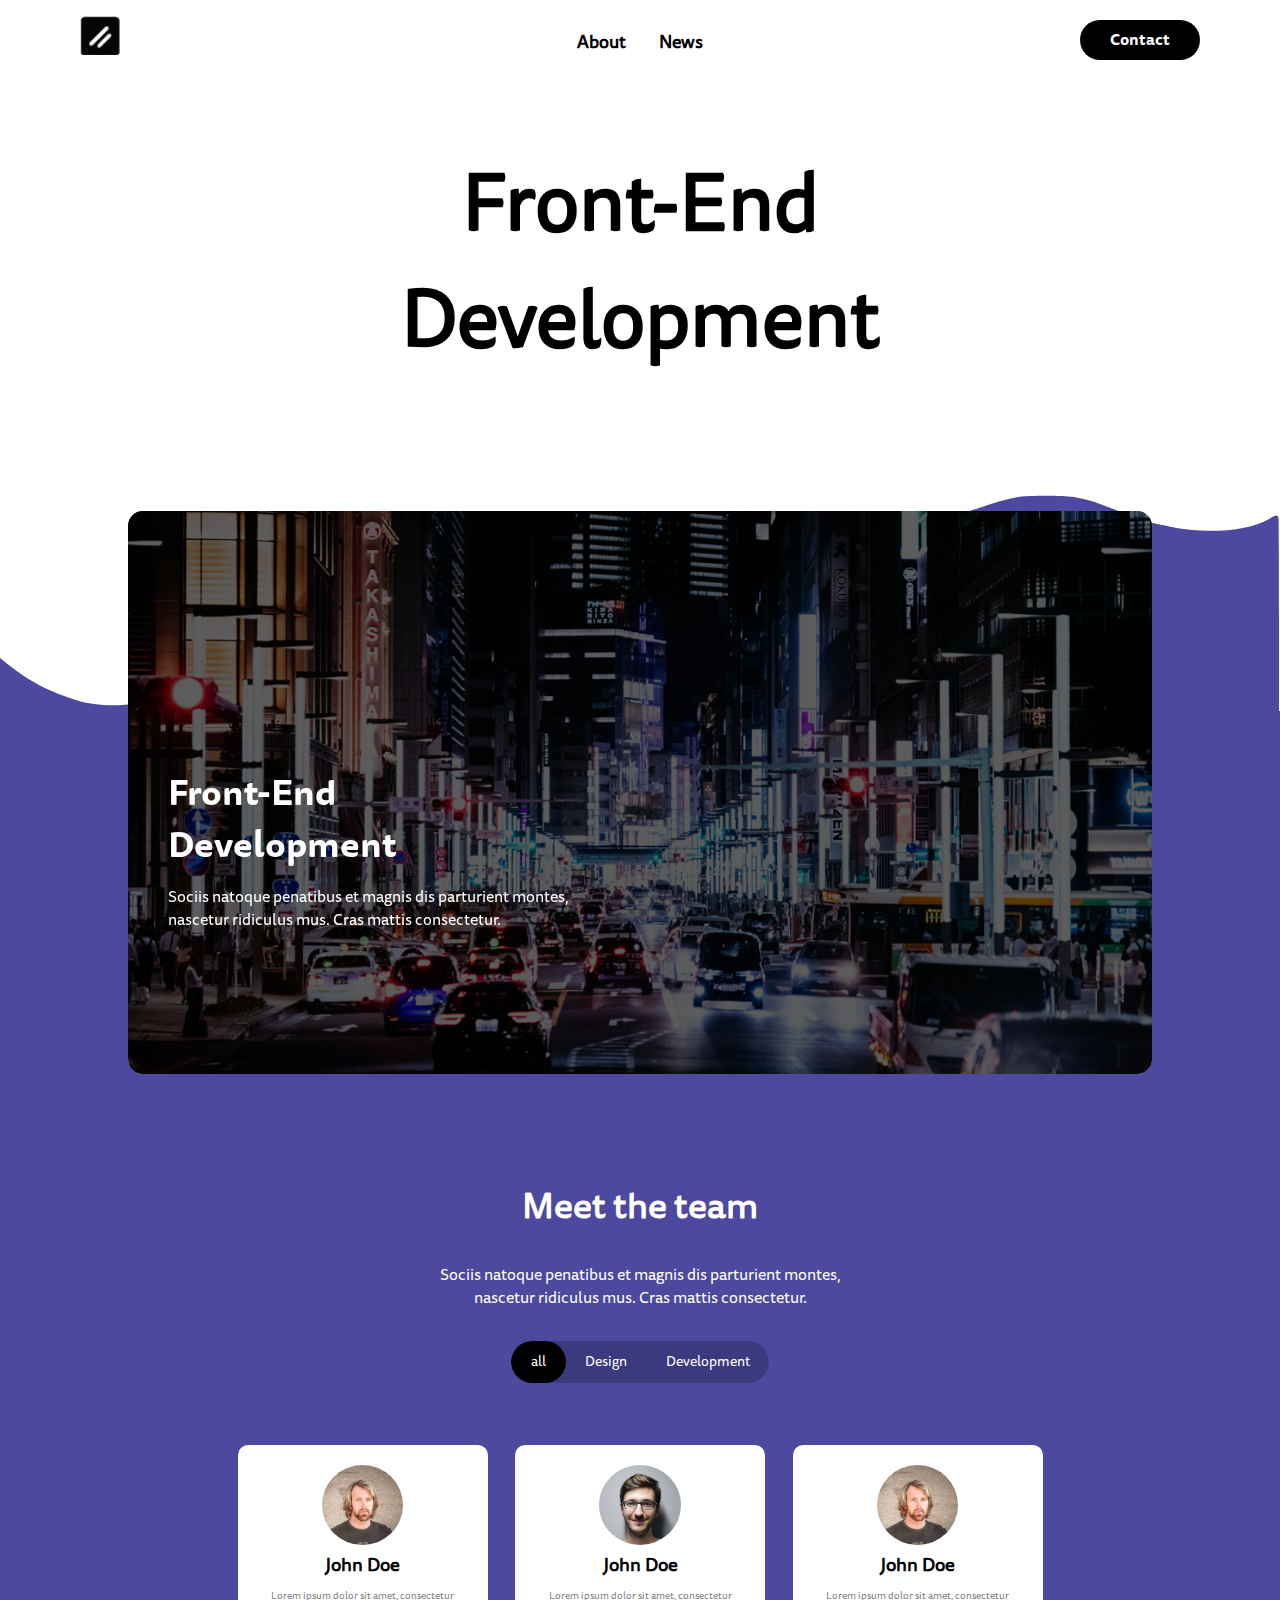
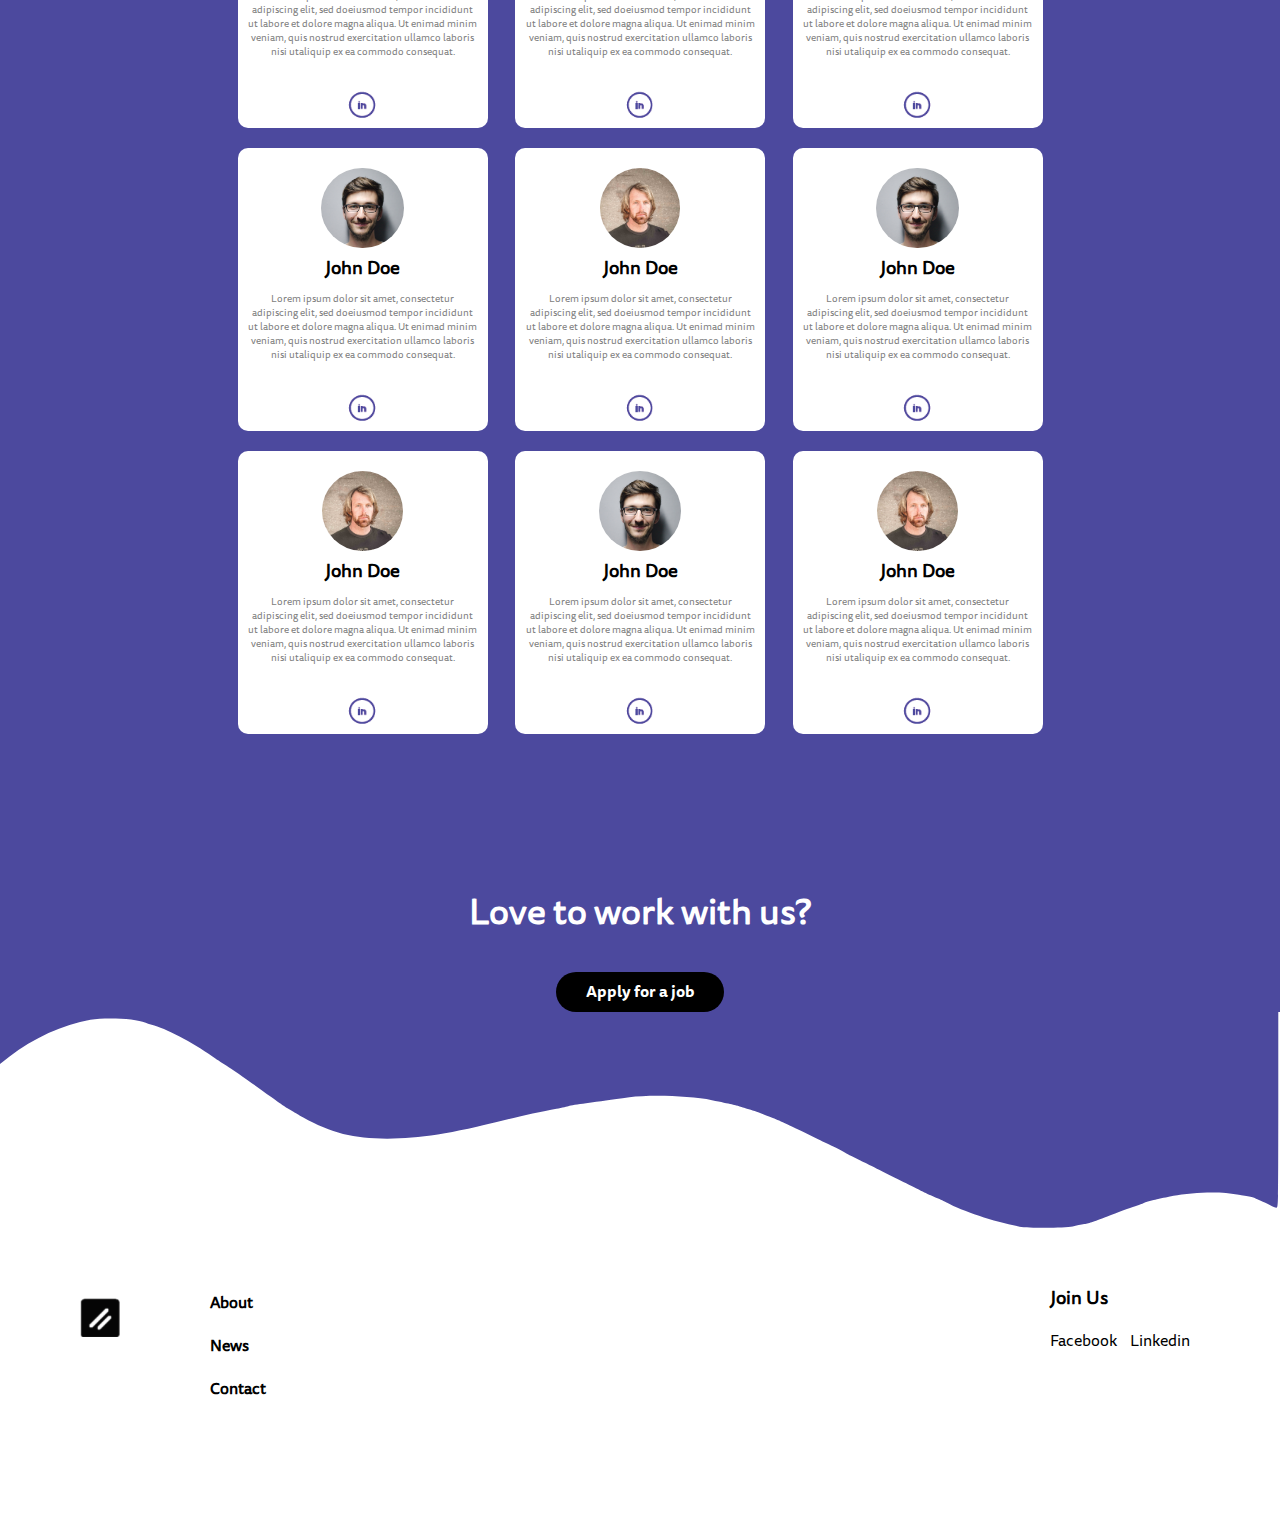
<file: index.html>
<!DOCTYPE html>
<html lang="en">
<head>
<meta charset="UTF-8">
<title>Front End Development</title>
<body>


	<link rel="stylesheet" id="wp-block-library-css"  href="./wp-includes/css/dist/block-library/style.min.css?ver=5.4.1" type="text/css" media="all" />
<link rel="stylesheet" id="style-css"  href="./wp-content/themes/FED-Case/style.css?ver=5.4.1" type="text/css" media="all" />
<link rel="stylesheet" id="flexslider-css"  href="./wp-content/themes/FED-Case/css/flexslider.css?ver=1591188676" type="text/css" media="all" />
<link rel="stylesheet" id="stylesheet-css"  href="./wp-content/themes/FED-Case/css/stylesheet.css?ver=1591188676" type="text/css" media="all" />
<script type="text/javascript">
/* <![CDATA[ */
var my_data = {"template_directory_uri":".\/wp-content\/themes\/FED-Case"};
/* ]]> */
</script>
<script type="text/javascript" src="./wp-includes/js/jquery/jquery.js?ver=1.12.4-wp"></script>
<script type="text/javascript" src="./wp-includes/js/jquery/jquery-migrate.min.js?ver=1.4.1"></script>
<link rel="https://api.w.org/" href="./wp-json/index.html" />
<link rel="EditURI" type="application/rsd+xml" title="RSD" href="./xmlrpc.php?rsd" />
<link rel="wlwmanifest" type="application/wlwmanifest+xml" href="./wp-includes/wlwmanifest.xml" /> 
<meta name="generator" content="WordPress 5.4.1" />
<link rel="canonical" href="./index.html" />
<link rel="shortlink" href="./index.html" />
<link rel="alternate" type="application/json+oembed" href="./wp-json/oembed/1.0/embed/index.html?url=http%3A%2F%2F%2F" />
<link rel="alternate" type="text/xml+oembed" href="./wp-json/oembed/1.0/embed/index.html?url=http%3A%2F%2F%2F&#038;format=xml" />

<header>

<a class= "logo" href="./index.html"><img src="./wp-content/themes/FED-Case/images/logo.png" alt="Logo"/></a>
<div class="menu-top-navbar-container"><ul id="menu-top-navbar" class="menu"><li id="menu-item-27" class="menu-item menu-item-type-post_type menu-item-object-page menu-item-27"><a href="./about/index.html">About</a></li>
<li id="menu-item-26" class="menu-item menu-item-type-post_type menu-item-object-page menu-item-26"><a href="./news/index.html">News</a></li>
</ul></div><div class="black-button">
      <a href="index.html">Contact</a>
    </div>
</header>


<div class="container">



<div class="title-container">
<h1>Front-End Development</h1>
</div>

<section class="waveBefore">
  <svg version="1.0" xmlns="http://www.w3.org/2000/svg"
  width="100%" height="223.000000pt" viewbox="0 0 1494.000000 223.000000"
  preserveaspectratio="none">

<g transform="translate(0.000000,223.000000) scale(0.100000,-0.100000)"
fill="#4c499e" stroke="none">
<path d="M11915 1610 c-107 -12 -268 -39 -365 -61 -52 -12 -124 -27 -160 -34
-65 -13 -229 -57 -350 -94 -36 -11 -139 -42 -230 -69 -151 -45 -396 -125 -810
-261 -176 -59 -216 -71 -425 -136 -82 -26 -211 -66 -286 -90 -150 -48 -532
-145 -572 -145 -14 0 -37 -4 -50 -9 -30 -12 -359 -56 -517 -71 -191 -17 -647
-12 -895 10 -470 41 -571 50 -590 56 -11 3 -74 12 -140 19 -66 8 -169 21 -230
29 -60 9 -146 20 -190 25 -44 6 -89 13 -100 16 -11 3 -65 12 -120 20 -55 8
-140 21 -190 30 -456 76 -855 109 -1220 102 -484 -9 -741 -70 -1225 -287 -107
-48 -211 -94 -230 -102 -19 -8 -89 -40 -155 -71 -66 -31 -201 -90 -300 -133
-383 -163 -517 -208 -810 -270 -240 -50 -605 -50 -850 0 -335 70 -541 138
-795 266 l-100 50 0 -200 0 -200 7465 0 7465 0 0 713 c0 391 -3 722 -6 735 -8
28 -28 28 -96 1 -236 -95 -749 -124 -1168 -65 -58 8 -143 20 -190 26 -47 6
-101 16 -120 22 -19 7 -53 15 -75 19 -48 9 -144 32 -200 47 -22 6 -89 23 -150
37 -60 14 -130 31 -155 37 -25 6 -75 14 -112 19 -38 5 -101 13 -140 18 -83 11
-522 12 -613 1z"/>
</g>
</svg>


</section>


<main>


<div class="slide-container">
<div class="flexslider">
 
  <ul class="slides">
    <li>
      <img src="./wp-content/uploads/2020/04/ryoji-iwata-802524-unsplash.png"/ >
      <div class="text_image">
      <h2> Front-End Development</h2>
      <p> Sociis natoque penatibus et magnis dis parturient montes,
nascetur ridiculus mus. Cras mattis consectetur.</p></div>
    
    </li>
    <li>
      <img src="./wp-content/uploads/2020/04/denys-nevozhai-aOLc2ENmTzo-unsplash-scaled.jpg" />
      <div class="text_image">
      <h2> Design</h2>
      <p> Sociis natoque penatibus et magnis dis parturient montes,
nascetur ridiculus mus. Cras mattis consectetur.</p></div>
    </li>


  </ul>
</div>
</div>
 


  <div class="theteam">

    <h2>Meet the team</h2>
    <p class="theteamtext">Sociis natoque penatibus et magnis dis parturient montes,
nascetur ridiculus mus. Cras mattis consectetur.</p>


     
  <div id="my-ajax-filter-search">
        <form action="" method="get">
            <div class="switch-field" id="genre" >
		        <input type="radio" id="all" name="switch-two" value="" checked>
		        <label for="all">all</label>
		        <input type="radio" id="design" name="switch-two" value="design" />
		        <label for="design">Design</label>
		        <input type="radio" id="development" name="switch-two" value="development" />
		        <label for="development">Development</label>
	</div>       
             
           
        </form>
        <ul id="ajax_fitler_search_results"></ul>
    </div>
      
    
    </div>


<div class="applyForWork">
  <h2>Love to work with us?</h2>
    <div class="black-button"><a href="http://www.linkedin.com/in/matthijs-roukema">Apply for a job</a></div>
</div>

</main>
<section class="waveAfter">
<svg version="1.0" xmlns="http://www.w3.org/2000/svg"
 width="100%" height="185.000000pt" viewbox="0 0 1494.000000 185.000000"
 preserveaspectratio="none">

 <g id="onderkant" transform="translate(0.000000,185.000000) scale(0.100000,-0.100000)"
 fill="#4c499e" stroke="none">
 <path d="M0 1655 l0 -195 108 54 c279 140 628 242 947 278 181 20 543 9 637
 -21 18 -5 53 -13 78 -16 156 -24 477 -131 710 -238 30 -14 105 -45 165 -70 61
 -25 234 -102 385 -172 151 -70 295 -135 320 -145 25 -9 59 -23 75 -29 17 -7
 66 -26 110 -41 339 -120 587 -160 985 -160 383 0 730 35 1385 141 168 27 427
 64 590 83 66 8 131 17 145 21 14 3 104 12 200 20 171 15 280 24 506 45 239 22
 712 12 964 -21 220 -28 294 -39 310 -44 10 -3 54 -12 97 -20 85 -15 143 -28
 303 -70 96 -24 184 -51 505 -151 61 -19 148 -46 195 -61 47 -14 112 -36 145
 -49 33 -12 107 -37 165 -54 58 -18 258 -82 445 -142 187 -60 354 -113 370
 -118 17 -4 64 -18 105 -29 41 -12 89 -26 105 -32 172 -62 566 -145 845 -179
 102 -12 528 -11 620 1 41 6 102 14 135 18 69 9 106 17 305 67 159 39 253 61
 315 73 22 4 56 13 75 19 19 6 71 16 115 22 44 6 130 18 190 26 193 27 481 38
 654 26 166 -12 316 -29 341 -39 8 -4 38 -12 65 -18 28 -7 78 -22 111 -35 34
 -13 69 -20 78 -17 15 6 16 72 16 737 l0 730 -7460 0 -7460 0 0 -195z"/>
 </g>
 </svg>
</section>

<footer>
<a class= "logo" href="./index.html"><img src="./wp-content/themes/FED-Case/images/logo.png" alt="Logo"/></a>
<div class="menu-footer-navbar-container"><ul id="menu-footer-navbar" class="menu"><li id="menu-item-102" class="menu-item menu-item-type-post_type menu-item-object-page menu-item-102"><a href="./about/index.html">About</a></li>
<li id="menu-item-101" class="menu-item menu-item-type-post_type menu-item-object-page menu-item-101"><a href="./news/index.html">News</a></li>
<li id="menu-item-100" class="menu-item menu-item-type-post_type menu-item-object-page menu-item-100"><a href="./contact/index.html">Contact</a></li>
</ul></div>
<div class="socials">
    <h3>Join Us</h3>
        <a href="https://www.facebook.com/">Facebook</a>
    <a href="https://www.linkedin.com/company/">Linkedin</a>
</div>
</footer>
<script type="text/javascript" src="./wp-content/themes/FED-Case/js/data.js"></script>
<script type="text/javascript" src="./wp-content/themes/FED-Case/js/customscript.js?ver=1591188676"></script>
<script type="text/javascript" src="./wp-content/themes/FED-Case/js/jquery.flexslider-min.js?ver=5.4.1"></script>
<script type="text/javascript" src="./wp-includes/js/wp-embed.min.js?ver=5.4.1"></script>
<script type="text/javascript">
/* <![CDATA[ */
var ajax_url = ".\/wp-admin\/admin-ajax.php";
/* ]]> */
</script>
<script type="text/javascript" src="./wp-content/themes/FED-Case/js/customscript.js?ver=1.0"></script>





</body>
</html>
</file>
<file: wp-content/themes/FED-Case/style.css>
/* 
Theme Name: Front-End Case
author: Matthijs Roukema
 */
</file>
<file: wp-content/themes/FED-Case/css/stylesheet.css>
/* font */
@font-face {
  font-family: "TisaSans-Bold";
  src: url("./../fonts/TisaSans-Bold.otf");
}
@font-face {
  font-family: "TisaSans";
  src: url("./../fonts/TisaSans.otf");
}
* {
  font-family: "TisaSans";
}

body {
  background-color: white;
  width: 100%;
  position: relative;
  padding: 0;
  margin: 0;
  display: inline-block;
}

/* navbar */
header {
  width: 100%;
  position: relative;
}
header .logo img {
  position: absolute;
  width: 40px;
  top: 15px;
  left: 80px;
  display: inline-flex;
}

.menu-top-navbar-container {
  width: 100%;
  display: inline-block;
  height: 100px;
  margin: 0;
  top: 0;
  left: auto;
  right: auto;
  text-align: center;
  font-family: "TisaSans-Bold";
}
.menu-top-navbar-container .menu {
  display: inline-block;
  text-align: center;
  list-style: none;
  padding: 0;
}
.menu-top-navbar-container .menu li {
  display: inline-block;
  text-align: center;
  font-size: large;
  padding: 15px;
  cursor: pointer;
}
.menu a {
  color: black;
  font-weight: bold;
  text-decoration: none;
}

.menu a:hover {
  cursor: pointer;
  padding-bottom: 5px;
  border-bottom: solid 5px black;
}

.menu-top-navbar a {
  display: block;
  float: left;
}

header .black-button {
  position: absolute;
  top: 20px;
  right: 80px;
  display: inline-flex;
}

.black-button a {
  color: white;
  font-family: "TisaSans-Bold";
  text-decoration: none;
  display: inline-block;
  position: relative;
  background-color: black;
  border-radius: 25px;
  padding-top: 10px;
  padding-bottom: 7px;
  padding-left: 30px;
  padding-right: 30px;
  text-align: center;
  cursor: pointer;
}

/* main */
main {
  display: inline-block;
  position: relative;
  background-color: #4c499e;
  color: white;
  width: 100%;
  height: 100%;
  margin: 00px 0px;
}

.waveBefore {
  z-index: -1;
}
.waveAfter {
  z-index: -1;
}

.waveBefore svg {
  margin-left: -1px;
  display: block;
}

/* title  */
.title-container {
  width: 60%;
  margin-left: auto;
  margin-right: auto;
  margin-bottom: 60px;
  height: 200px;
  text-align: center;
  font-family: "TisaSans-Bold";
  font-size: 40px;
  font-weight: 800;
}
.slide-container {
  margin-top: -200px;
  text-align: center;
  padding-left: auto;
  padding-right: auto;
  margin-bottom: 50px;
}
/* h2 koppen */
h2 {
  font-size: 36px;
}

/* werknemers kaarten */

.theteam {
  text-align: center;
  width: 840px;
  margin-left: auto;
  margin-right: auto;
}
.theteamtext {
  font-family: "TisaSans";
  display: inline-block;
  width: 450px;
  margin-top: 0px;
  margin-bottom: 30px;
}
.theteam ul {
  display: flex;
  justify-content: space-evenly;
  flex-wrap: wrap;
  margin-left: auto;
  margin-right: auto;
  padding: 0px;
  padding-left: auto;
  padding-right: auto;
}

.employee-box {
  align-self: center;
  justify-content: space-evenly;
  list-style: none;
  text-align: center;
  background-color: white;
  color: black;
  border-radius: 10px;
  width: 250px;
  margin: 10px;
  cursor: pointer;
}
.employee-box h3 {
  margin: 0px;
}
.employee-box p {
  display: inline-block;
  color: grey;
  font-size: x-small;
  width: 230px;
}
.employee-box-image {
  height: 80px;
  border-radius: 50%;
  margin-top: 20px;
}
.employee-box a {
  display: block;
  margin-bottom: 20px;
}
#liLogo {
  height: 30px;
  margin-top: 0;
  margin-bottom: 0;
}

.employee-box:hover {
  transform: scale(1.25);
  animation: pulse 2s ease-in;
}

@keyframes pulse {
  0% {
    transform: scale3d(1, 1, 1);
  }
  40% {
    transform: scale3d(1.3, 1.3, 1.3);
  }

  80% {
    transform: scale3d(1, 1, 1);
  }
}

/* switch knopppen teamleden */
.switch-field {
  display: inline-flex;
  margin-bottom: 36px;
  overflow: hidden;
  background-color: rgba(0, 0, 0, 0.2);
  border-radius: 25px;
}

.switch-field input {
  position: absolute;
  clip: rect(0, 0, 0, 0);
  height: 1px;
  width: 1px;
  border: 0;
  overflow: hidden;
}

.switch-field label {
  color: white;
  font-size: 14px;
  line-height: 1;
  text-align: center;
  padding-top: 15px;
  padding-bottom: 13px;
  padding-left: 20px;
  padding-right: 20px;
  margin-right: -1px;
  transition: all 0.3s ease-in-out;
}

.switch-field label:hover {
  cursor: pointer;
}

.switch-field input:checked + label {
  color: white;
  display: block;
  position: relative;
  background-color: black;
  border-radius: 25px;
  padding-top: 15px;
  padding-bottom: 13px;
  padding-left: 20px;
  padding-right: 20px;
  text-align: center;
}

.switch-field label:first-of-type {
  border-radius: 4px 0 0 4px;
}

.switch-field label:last-of-type {
  border-radius: 0 4px 4px 0;
}
.applyForWork {
  padding-top: 100px;
  display: block;
  text-align: center;
}
footer {
  height: 150px;
  display: inline-flex;
  margin-bottom: 100px;
}
footer .logo img {
  position: absolute;
  width: 40px;
  margin-top: 30px;
  left: 80px;
  display: inline-flex;
}
.menu-footer-navbar-container {
  margin-left: 200px;
}

.menu-footer-navbar-container .menu {
  list-style: none;
  padding: 0;
}
.menu-footer-navbar-container .menu li {
  padding: 10px;
  cursor: pointer;
}
.socials {
  display: block;
  position: absolute;
  right: 80px;
}
.socials a {
  color: black;
  text-decoration: none;
  padding-right: 10px;
}
</file>
<file: wp-includes/css/dist/block-library/style.min.css>
.wp-block-audio figcaption{margin-top:.5em;margin-bottom:1em}.wp-block-audio audio{width:100%;min-width:300px}.wp-block-button{color:#fff}.wp-block-button.aligncenter{text-align:center}.wp-block-button.alignright{text-align:right}.wp-block-button__link{background-color:#32373c;border:none;border-radius:28px;box-shadow:none;color:inherit;cursor:pointer;display:inline-block;font-size:18px;margin:0;padding:12px 24px;text-align:center;text-decoration:none;overflow-wrap:break-word}.wp-block-button__link:active,.wp-block-button__link:focus,.wp-block-button__link:hover,.wp-block-button__link:visited{color:inherit}.wp-gs .wp-block-button__link:not(.has-background){background-color:var(--wp-block-core-button--color--background,var(--wp-color--primary,#32373c))}.is-style-squared .wp-block-button__link{border-radius:0}.no-border-radius.wp-block-button__link{border-radius:0!important}.is-style-outline{color:#32373c}.is-style-outline .wp-block-button__link{background-color:transparent;border:2px solid}.wp-block-buttons .wp-block-button{display:inline-block;margin-right:8px;margin-bottom:8px}.wp-block-buttons.alignright .wp-block-button{margin-right:none;margin-left:8px}.wp-block-buttons.aligncenter,.wp-block-calendar{text-align:center}.wp-block-calendar tbody td,.wp-block-calendar th{padding:4px;border:1px solid #e2e4e7}.wp-block-calendar tfoot td{border:none}.wp-block-calendar table{width:100%;border-collapse:collapse;font-family:-apple-system,BlinkMacSystemFont,Segoe UI,Roboto,Oxygen-Sans,Ubuntu,Cantarell,Helvetica Neue,sans-serif}.wp-block-calendar table th{font-weight:400;background:#edeff0}.wp-block-calendar a{text-decoration:underline}.wp-block-calendar tfoot a{color:#00739c}.wp-block-calendar table caption,.wp-block-calendar table tbody{color:#40464d}.wp-block-categories.alignleft{margin-right:2em}.wp-block-categories.alignright{margin-left:2em}.wp-block-columns{display:flex;margin-bottom:28px;flex-wrap:wrap}@media (min-width:782px){.wp-block-columns{flex-wrap:nowrap}}.wp-block-columns.has-background{padding:20px 30px}.wp-block-column{flex-grow:1;min-width:0;word-break:break-word;overflow-wrap:break-word}@media (max-width:599px){.wp-block-column{flex-basis:100%!important}}@media (min-width:600px) and (max-width:781px){.wp-block-column{flex-basis:calc(50% - 16px)!important;flex-grow:0}.wp-block-column:nth-child(2n){margin-left:32px}}@media (min-width:782px){.wp-block-column{flex-basis:0;flex-grow:1}.wp-block-column[style]{flex-grow:0}.wp-block-column:not(:first-child){margin-left:32px}}.wp-block-columns.are-vertically-aligned-top{align-items:flex-start}.wp-block-columns.are-vertically-aligned-center{align-items:center}.wp-block-columns.are-vertically-aligned-bottom{align-items:flex-end}.wp-block-column.is-vertically-aligned-top{align-self:flex-start}.wp-block-column.is-vertically-aligned-center{-ms-grid-row-align:center;align-self:center}.wp-block-column.is-vertically-aligned-bottom{align-self:flex-end}.wp-block-column.is-vertically-aligned-bottom,.wp-block-column.is-vertically-aligned-center,.wp-block-column.is-vertically-aligned-top{width:100%}.wp-block-cover,.wp-block-cover-image{position:relative;background-color:#000;background-size:cover;background-position:50%;min-height:430px;height:100%;width:100%;display:flex;justify-content:center;align-items:center;overflow:hidden}.wp-block-cover-image.has-parallax,.wp-block-cover.has-parallax{background-attachment:fixed}@supports (-webkit-overflow-scrolling:touch){.wp-block-cover-image.has-parallax,.wp-block-cover.has-parallax{background-attachment:scroll}}@media (prefers-reduced-motion:reduce){.wp-block-cover-image.has-parallax,.wp-block-cover.has-parallax{background-attachment:scroll}}.wp-block-cover-image.has-background-dim:before,.wp-block-cover.has-background-dim:before{content:"";background-color:inherit}.wp-block-cover-image.has-background-dim:not(.has-background-gradient):before,.wp-block-cover-image .wp-block-cover__gradient-background,.wp-block-cover.has-background-dim:not(.has-background-gradient):before,.wp-block-cover .wp-block-cover__gradient-background{position:absolute;top:0;left:0;bottom:0;right:0;z-index:1}.wp-block-cover-image.has-background-dim:not(.has-background-gradient):before,.wp-block-cover-image .wp-block-cover__gradient-background,.wp-block-cover.has-background-dim:not(.has-background-gradient):before,.wp-block-cover .wp-block-cover__gradient-background{opacity:.5}.wp-block-cover-image.has-background-dim.has-background-dim-10:not(.has-background-gradient):before,.wp-block-cover.has-background-dim.has-background-dim-10:not(.has-background-gradient):before{opacity:.1}.wp-block-cover-image.has-background-dim.has-background-dim-10 .wp-block-cover__gradient-background,.wp-block-cover.has-background-dim.has-background-dim-10 .wp-block-cover__gradient-background{opacity:.1}.wp-block-cover-image.has-background-dim.has-background-dim-20:not(.has-background-gradient):before,.wp-block-cover.has-background-dim.has-background-dim-20:not(.has-background-gradient):before{opacity:.2}.wp-block-cover-image.has-background-dim.has-background-dim-20 .wp-block-cover__gradient-background,.wp-block-cover.has-background-dim.has-background-dim-20 .wp-block-cover__gradient-background{opacity:.2}.wp-block-cover-image.has-background-dim.has-background-dim-30:not(.has-background-gradient):before,.wp-block-cover.has-background-dim.has-background-dim-30:not(.has-background-gradient):before{opacity:.3}.wp-block-cover-image.has-background-dim.has-background-dim-30 .wp-block-cover__gradient-background,.wp-block-cover.has-background-dim.has-background-dim-30 .wp-block-cover__gradient-background{opacity:.3}.wp-block-cover-image.has-background-dim.has-background-dim-40:not(.has-background-gradient):before,.wp-block-cover.has-background-dim.has-background-dim-40:not(.has-background-gradient):before{opacity:.4}.wp-block-cover-image.has-background-dim.has-background-dim-40 .wp-block-cover__gradient-background,.wp-block-cover.has-background-dim.has-background-dim-40 .wp-block-cover__gradient-background{opacity:.4}.wp-block-cover-image.has-background-dim.has-background-dim-50:not(.has-background-gradient):before,.wp-block-cover.has-background-dim.has-background-dim-50:not(.has-background-gradient):before{opacity:.5}.wp-block-cover-image.has-background-dim.has-background-dim-50 .wp-block-cover__gradient-background,.wp-block-cover.has-background-dim.has-background-dim-50 .wp-block-cover__gradient-background{opacity:.5}.wp-block-cover-image.has-background-dim.has-background-dim-60:not(.has-background-gradient):before,.wp-block-cover.has-background-dim.has-background-dim-60:not(.has-background-gradient):before{opacity:.6}.wp-block-cover-image.has-background-dim.has-background-dim-60 .wp-block-cover__gradient-background,.wp-block-cover.has-background-dim.has-background-dim-60 .wp-block-cover__gradient-background{opacity:.6}.wp-block-cover-image.has-background-dim.has-background-dim-70:not(.has-background-gradient):before,.wp-block-cover.has-background-dim.has-background-dim-70:not(.has-background-gradient):before{opacity:.7}.wp-block-cover-image.has-background-dim.has-background-dim-70 .wp-block-cover__gradient-background,.wp-block-cover.has-background-dim.has-background-dim-70 .wp-block-cover__gradient-background{opacity:.7}.wp-block-cover-image.has-background-dim.has-background-dim-80:not(.has-background-gradient):before,.wp-block-cover.has-background-dim.has-background-dim-80:not(.has-background-gradient):before{opacity:.8}.wp-block-cover-image.has-background-dim.has-background-dim-80 .wp-block-cover__gradient-background,.wp-block-cover.has-background-dim.has-background-dim-80 .wp-block-cover__gradient-background{opacity:.8}.wp-block-cover-image.has-background-dim.has-background-dim-90:not(.has-background-gradient):before,.wp-block-cover.has-background-dim.has-background-dim-90:not(.has-background-gradient):before{opacity:.9}.wp-block-cover-image.has-background-dim.has-background-dim-90 .wp-block-cover__gradient-background,.wp-block-cover.has-background-dim.has-background-dim-90 .wp-block-cover__gradient-background{opacity:.9}.wp-block-cover-image.has-background-dim.has-background-dim-100:not(.has-background-gradient):before,.wp-block-cover.has-background-dim.has-background-dim-100:not(.has-background-gradient):before{opacity:1}.wp-block-cover-image.has-background-dim.has-background-dim-100 .wp-block-cover__gradient-background,.wp-block-cover.has-background-dim.has-background-dim-100 .wp-block-cover__gradient-background{opacity:1}.wp-block-cover-image.alignleft,.wp-block-cover-image.alignright,.wp-block-cover.alignleft,.wp-block-cover.alignright{max-width:290px;width:100%}.wp-block-cover-image:after,.wp-block-cover:after{display:block;content:"";font-size:0;min-height:inherit}@supports ((position:-webkit-sticky) or (position:sticky)){.wp-block-cover-image:after,.wp-block-cover:after{content:none}}.wp-block-cover-image.aligncenter,.wp-block-cover-image.alignleft,.wp-block-cover-image.alignright,.wp-block-cover.aligncenter,.wp-block-cover.alignleft,.wp-block-cover.alignright{display:flex}.wp-block-cover-image .wp-block-cover__inner-container,.wp-block-cover .wp-block-cover__inner-container{width:calc(100% - 70px);z-index:1;color:#f8f9f9}.wp-block-cover-image .wp-block-subhead:not(.has-text-color),.wp-block-cover-image h1:not(.has-text-color),.wp-block-cover-image h2:not(.has-text-color),.wp-block-cover-image h3:not(.has-text-color),.wp-block-cover-image h4:not(.has-text-color),.wp-block-cover-image h5:not(.has-text-color),.wp-block-cover-image h6:not(.has-text-color),.wp-block-cover-image p:not(.has-text-color),.wp-block-cover .wp-block-subhead:not(.has-text-color),.wp-block-cover h1:not(.has-text-color),.wp-block-cover h2:not(.has-text-color),.wp-block-cover h3:not(.has-text-color),.wp-block-cover h4:not(.has-text-color),.wp-block-cover h5:not(.has-text-color),.wp-block-cover h6:not(.has-text-color),.wp-block-cover p:not(.has-text-color){color:inherit}.wp-block-cover__video-background{position:absolute;top:50%;left:50%;transform:translateX(-50%) translateY(-50%);width:100%;height:100%;z-index:0;object-fit:cover}.wp-block-cover-image-text,.wp-block-cover-text,section.wp-block-cover-image h2{color:#fff}.wp-block-cover-image-text a,.wp-block-cover-image-text a:active,.wp-block-cover-image-text a:focus,.wp-block-cover-image-text a:hover,.wp-block-cover-text a,.wp-block-cover-text a:active,.wp-block-cover-text a:focus,.wp-block-cover-text a:hover,section.wp-block-cover-image h2 a,section.wp-block-cover-image h2 a:active,section.wp-block-cover-image h2 a:focus,section.wp-block-cover-image h2 a:hover{color:#fff}.wp-block-cover-image .wp-block-cover.has-left-content{justify-content:flex-start}.wp-block-cover-image .wp-block-cover.has-right-content{justify-content:flex-end}.wp-block-cover-image.has-left-content .wp-block-cover-image-text,.wp-block-cover.has-left-content .wp-block-cover-text,section.wp-block-cover-image.has-left-content>h2{margin-left:0;text-align:left}.wp-block-cover-image.has-right-content .wp-block-cover-image-text,.wp-block-cover.has-right-content .wp-block-cover-text,section.wp-block-cover-image.has-right-content>h2{margin-right:0;text-align:right}.wp-block-cover-image .wp-block-cover-image-text,.wp-block-cover .wp-block-cover-text,section.wp-block-cover-image>h2{font-size:2em;line-height:1.25;z-index:1;margin-bottom:0;max-width:580px;padding:14px;text-align:center}.block-editor-block-list__block[data-type="core/embed"][data-align=left],.block-editor-block-list__block[data-type="core/embed"][data-align=right],.wp-block-embed.alignleft,.wp-block-embed.alignright{max-width:360px;width:100%}.wp-block-embed{margin-bottom:1em}.wp-block-embed figcaption{margin-top:.5em;margin-bottom:1em}.wp-embed-responsive .wp-block-embed.wp-embed-aspect-1-1 .wp-block-embed__wrapper,.wp-embed-responsive .wp-block-embed.wp-embed-aspect-1-2 .wp-block-embed__wrapper,.wp-embed-responsive .wp-block-embed.wp-embed-aspect-4-3 .wp-block-embed__wrapper,.wp-embed-responsive .wp-block-embed.wp-embed-aspect-9-16 .wp-block-embed__wrapper,.wp-embed-responsive .wp-block-embed.wp-embed-aspect-16-9 .wp-block-embed__wrapper,.wp-embed-responsive .wp-block-embed.wp-embed-aspect-18-9 .wp-block-embed__wrapper,.wp-embed-responsive .wp-block-embed.wp-embed-aspect-21-9 .wp-block-embed__wrapper{position:relative}.wp-embed-responsive .wp-block-embed.wp-embed-aspect-1-1 .wp-block-embed__wrapper:before,.wp-embed-responsive .wp-block-embed.wp-embed-aspect-1-2 .wp-block-embed__wrapper:before,.wp-embed-responsive .wp-block-embed.wp-embed-aspect-4-3 .wp-block-embed__wrapper:before,.wp-embed-responsive .wp-block-embed.wp-embed-aspect-9-16 .wp-block-embed__wrapper:before,.wp-embed-responsive .wp-block-embed.wp-embed-aspect-16-9 .wp-block-embed__wrapper:before,.wp-embed-responsive .wp-block-embed.wp-embed-aspect-18-9 .wp-block-embed__wrapper:before,.wp-embed-responsive .wp-block-embed.wp-embed-aspect-21-9 .wp-block-embed__wrapper:before{content:"";display:block;padding-top:50%}.wp-embed-responsive .wp-block-embed.wp-embed-aspect-1-1 .wp-block-embed__wrapper iframe,.wp-embed-responsive .wp-block-embed.wp-embed-aspect-1-2 .wp-block-embed__wrapper iframe,.wp-embed-responsive .wp-block-embed.wp-embed-aspect-4-3 .wp-block-embed__wrapper iframe,.wp-embed-responsive .wp-block-embed.wp-embed-aspect-9-16 .wp-block-embed__wrapper iframe,.wp-embed-responsive .wp-block-embed.wp-embed-aspect-16-9 .wp-block-embed__wrapper iframe,.wp-embed-responsive .wp-block-embed.wp-embed-aspect-18-9 .wp-block-embed__wrapper iframe,.wp-embed-responsive .wp-block-embed.wp-embed-aspect-21-9 .wp-block-embed__wrapper iframe{position:absolute;top:0;right:0;bottom:0;left:0;width:100%;height:100%}.wp-embed-responsive .wp-block-embed.wp-embed-aspect-21-9 .wp-block-embed__wrapper:before{padding-top:42.85%}.wp-embed-responsive .wp-block-embed.wp-embed-aspect-18-9 .wp-block-embed__wrapper:before{padding-top:50%}.wp-embed-responsive .wp-block-embed.wp-embed-aspect-16-9 .wp-block-embed__wrapper:before{padding-top:56.25%}.wp-embed-responsive .wp-block-embed.wp-embed-aspect-4-3 .wp-block-embed__wrapper:before{padding-top:75%}.wp-embed-responsive .wp-block-embed.wp-embed-aspect-1-1 .wp-block-embed__wrapper:before{padding-top:100%}.wp-embed-responsive .wp-block-embed.wp-embed-aspect-9-16 .wp-block-embed__wrapper:before{padding-top:177.78%}.wp-embed-responsive .wp-block-embed.wp-embed-aspect-1-2 .wp-block-embed__wrapper:before{padding-top:200%}.wp-block-file{margin-bottom:1.5em}.wp-block-file.aligncenter{text-align:center}.wp-block-file.alignright{text-align:right}.wp-block-file .wp-block-file__button{background:#32373c;border-radius:2em;color:#fff;font-size:13px;padding:.5em 1em}.wp-block-file a.wp-block-file__button{text-decoration:none}.wp-block-file a.wp-block-file__button:active,.wp-block-file a.wp-block-file__button:focus,.wp-block-file a.wp-block-file__button:hover,.wp-block-file a.wp-block-file__button:visited{box-shadow:none;color:#fff;opacity:.85;text-decoration:none}.wp-block-file *+.wp-block-file__button{margin-left:.75em}.blocks-gallery-grid,.wp-block-gallery{display:flex;flex-wrap:wrap;list-style-type:none;padding:0;margin:0}.blocks-gallery-grid .blocks-gallery-image,.blocks-gallery-grid .blocks-gallery-item,.wp-block-gallery .blocks-gallery-image,.wp-block-gallery .blocks-gallery-item{margin:0 16px 16px 0;display:flex;flex-grow:1;flex-direction:column;justify-content:center;position:relative}.blocks-gallery-grid .blocks-gallery-image figure,.blocks-gallery-grid .blocks-gallery-item figure,.wp-block-gallery .blocks-gallery-image figure,.wp-block-gallery .blocks-gallery-item figure{margin:0;height:100%}@supports ((position:-webkit-sticky) or (position:sticky)){.blocks-gallery-grid .blocks-gallery-image figure,.blocks-gallery-grid .blocks-gallery-item figure,.wp-block-gallery .blocks-gallery-image figure,.wp-block-gallery .blocks-gallery-item figure{display:flex;align-items:flex-end;justify-content:flex-start}}.blocks-gallery-grid .blocks-gallery-image img,.blocks-gallery-grid .blocks-gallery-item img,.wp-block-gallery .blocks-gallery-image img,.wp-block-gallery .blocks-gallery-item img{display:block;max-width:100%;height:auto;width:100%}@supports ((position:-webkit-sticky) or (position:sticky)){.blocks-gallery-grid .blocks-gallery-image img,.blocks-gallery-grid .blocks-gallery-item img,.wp-block-gallery .blocks-gallery-image img,.wp-block-gallery .blocks-gallery-item img{width:auto}}.blocks-gallery-grid .blocks-gallery-image figcaption,.blocks-gallery-grid .blocks-gallery-item figcaption,.wp-block-gallery .blocks-gallery-image figcaption,.wp-block-gallery .blocks-gallery-item figcaption{position:absolute;bottom:0;width:100%;max-height:100%;overflow:auto;padding:40px 10px 9px;color:#fff;text-align:center;font-size:13px;background:linear-gradient(0deg,rgba(0,0,0,.7),rgba(0,0,0,.3) 70%,transparent)}.blocks-gallery-grid .blocks-gallery-image figcaption img,.blocks-gallery-grid .blocks-gallery-item figcaption img,.wp-block-gallery .blocks-gallery-image figcaption img,.wp-block-gallery .blocks-gallery-item figcaption img{display:inline}.blocks-gallery-grid.is-cropped .blocks-gallery-image a,.blocks-gallery-grid.is-cropped .blocks-gallery-image img,.blocks-gallery-grid.is-cropped .blocks-gallery-item a,.blocks-gallery-grid.is-cropped .blocks-gallery-item img,.wp-block-gallery.is-cropped .blocks-gallery-image a,.wp-block-gallery.is-cropped .blocks-gallery-image img,.wp-block-gallery.is-cropped .blocks-gallery-item a,.wp-block-gallery.is-cropped .blocks-gallery-item img{width:100%}@supports ((position:-webkit-sticky) or (position:sticky)){.blocks-gallery-grid.is-cropped .blocks-gallery-image a,.blocks-gallery-grid.is-cropped .blocks-gallery-image img,.blocks-gallery-grid.is-cropped .blocks-gallery-item a,.blocks-gallery-grid.is-cropped .blocks-gallery-item img,.wp-block-gallery.is-cropped .blocks-gallery-image a,.wp-block-gallery.is-cropped .blocks-gallery-image img,.wp-block-gallery.is-cropped .blocks-gallery-item a,.wp-block-gallery.is-cropped .blocks-gallery-item img{height:100%;flex:1;object-fit:cover}}.blocks-gallery-grid .blocks-gallery-image,.blocks-gallery-grid .blocks-gallery-item,.wp-block-gallery .blocks-gallery-image,.wp-block-gallery .blocks-gallery-item{width:calc((100% - 16px)/2)}.blocks-gallery-grid .blocks-gallery-image:nth-of-type(2n),.blocks-gallery-grid .blocks-gallery-item:nth-of-type(2n),.wp-block-gallery .blocks-gallery-image:nth-of-type(2n),.wp-block-gallery .blocks-gallery-item:nth-of-type(2n){margin-right:0}.blocks-gallery-grid.columns-1 .blocks-gallery-image,.blocks-gallery-grid.columns-1 .blocks-gallery-item,.wp-block-gallery.columns-1 .blocks-gallery-image,.wp-block-gallery.columns-1 .blocks-gallery-item{width:100%;margin-right:0}@media (min-width:600px){.blocks-gallery-grid.columns-3 .blocks-gallery-image,.blocks-gallery-grid.columns-3 .blocks-gallery-item,.wp-block-gallery.columns-3 .blocks-gallery-image,.wp-block-gallery.columns-3 .blocks-gallery-item{width:calc((100% - 32px)/3);margin-right:16px}@supports (-ms-ime-align:auto){.blocks-gallery-grid.columns-3 .blocks-gallery-image,.blocks-gallery-grid.columns-3 .blocks-gallery-item,.wp-block-gallery.columns-3 .blocks-gallery-image,.wp-block-gallery.columns-3 .blocks-gallery-item{width:calc((100% - 32px)/3 - 1px)}}.blocks-gallery-grid.columns-4 .blocks-gallery-image,.blocks-gallery-grid.columns-4 .blocks-gallery-item,.wp-block-gallery.columns-4 .blocks-gallery-image,.wp-block-gallery.columns-4 .blocks-gallery-item{width:calc((100% - 48px)/4);margin-right:16px}@supports (-ms-ime-align:auto){.blocks-gallery-grid.columns-4 .blocks-gallery-image,.blocks-gallery-grid.columns-4 .blocks-gallery-item,.wp-block-gallery.columns-4 .blocks-gallery-image,.wp-block-gallery.columns-4 .blocks-gallery-item{width:calc((100% - 48px)/4 - 1px)}}.blocks-gallery-grid.columns-5 .blocks-gallery-image,.blocks-gallery-grid.columns-5 .blocks-gallery-item,.wp-block-gallery.columns-5 .blocks-gallery-image,.wp-block-gallery.columns-5 .blocks-gallery-item{width:calc((100% - 64px)/5);margin-right:16px}@supports (-ms-ime-align:auto){.blocks-gallery-grid.columns-5 .blocks-gallery-image,.blocks-gallery-grid.columns-5 .blocks-gallery-item,.wp-block-gallery.columns-5 .blocks-gallery-image,.wp-block-gallery.columns-5 .blocks-gallery-item{width:calc((100% - 64px)/5 - 1px)}}.blocks-gallery-grid.columns-6 .blocks-gallery-image,.blocks-gallery-grid.columns-6 .blocks-gallery-item,.wp-block-gallery.columns-6 .blocks-gallery-image,.wp-block-gallery.columns-6 .blocks-gallery-item{width:calc((100% - 80px)/6);margin-right:16px}@supports (-ms-ime-align:auto){.blocks-gallery-grid.columns-6 .blocks-gallery-image,.blocks-gallery-grid.columns-6 .blocks-gallery-item,.wp-block-gallery.columns-6 .blocks-gallery-image,.wp-block-gallery.columns-6 .blocks-gallery-item{width:calc((100% - 80px)/6 - 1px)}}.blocks-gallery-grid.columns-7 .blocks-gallery-image,.blocks-gallery-grid.columns-7 .blocks-gallery-item,.wp-block-gallery.columns-7 .blocks-gallery-image,.wp-block-gallery.columns-7 .blocks-gallery-item{width:calc((100% - 96px)/7);margin-right:16px}@supports (-ms-ime-align:auto){.blocks-gallery-grid.columns-7 .blocks-gallery-image,.blocks-gallery-grid.columns-7 .blocks-gallery-item,.wp-block-gallery.columns-7 .blocks-gallery-image,.wp-block-gallery.columns-7 .blocks-gallery-item{width:calc((100% - 96px)/7 - 1px)}}.blocks-gallery-grid.columns-8 .blocks-gallery-image,.blocks-gallery-grid.columns-8 .blocks-gallery-item,.wp-block-gallery.columns-8 .blocks-gallery-image,.wp-block-gallery.columns-8 .blocks-gallery-item{width:calc((100% - 112px)/8);margin-right:16px}@supports (-ms-ime-align:auto){.blocks-gallery-grid.columns-8 .blocks-gallery-image,.blocks-gallery-grid.columns-8 .blocks-gallery-item,.wp-block-gallery.columns-8 .blocks-gallery-image,.wp-block-gallery.columns-8 .blocks-gallery-item{width:calc((100% - 112px)/8 - 1px)}}.blocks-gallery-grid.columns-1 .blocks-gallery-image:nth-of-type(1n),.blocks-gallery-grid.columns-1 .blocks-gallery-item:nth-of-type(1n),.wp-block-gallery.columns-1 .blocks-gallery-image:nth-of-type(1n),.wp-block-gallery.columns-1 .blocks-gallery-item:nth-of-type(1n){margin-right:0}.blocks-gallery-grid.columns-2 .blocks-gallery-image:nth-of-type(2n),.blocks-gallery-grid.columns-2 .blocks-gallery-item:nth-of-type(2n),.wp-block-gallery.columns-2 .blocks-gallery-image:nth-of-type(2n),.wp-block-gallery.columns-2 .blocks-gallery-item:nth-of-type(2n){margin-right:0}.blocks-gallery-grid.columns-3 .blocks-gallery-image:nth-of-type(3n),.blocks-gallery-grid.columns-3 .blocks-gallery-item:nth-of-type(3n),.wp-block-gallery.columns-3 .blocks-gallery-image:nth-of-type(3n),.wp-block-gallery.columns-3 .blocks-gallery-item:nth-of-type(3n){margin-right:0}.blocks-gallery-grid.columns-4 .blocks-gallery-image:nth-of-type(4n),.blocks-gallery-grid.columns-4 .blocks-gallery-item:nth-of-type(4n),.wp-block-gallery.columns-4 .blocks-gallery-image:nth-of-type(4n),.wp-block-gallery.columns-4 .blocks-gallery-item:nth-of-type(4n){margin-right:0}.blocks-gallery-grid.columns-5 .blocks-gallery-image:nth-of-type(5n),.blocks-gallery-grid.columns-5 .blocks-gallery-item:nth-of-type(5n),.wp-block-gallery.columns-5 .blocks-gallery-image:nth-of-type(5n),.wp-block-gallery.columns-5 .blocks-gallery-item:nth-of-type(5n){margin-right:0}.blocks-gallery-grid.columns-6 .blocks-gallery-image:nth-of-type(6n),.blocks-gallery-grid.columns-6 .blocks-gallery-item:nth-of-type(6n),.wp-block-gallery.columns-6 .blocks-gallery-image:nth-of-type(6n),.wp-block-gallery.columns-6 .blocks-gallery-item:nth-of-type(6n){margin-right:0}.blocks-gallery-grid.columns-7 .blocks-gallery-image:nth-of-type(7n),.blocks-gallery-grid.columns-7 .blocks-gallery-item:nth-of-type(7n),.wp-block-gallery.columns-7 .blocks-gallery-image:nth-of-type(7n),.wp-block-gallery.columns-7 .blocks-gallery-item:nth-of-type(7n){margin-right:0}.blocks-gallery-grid.columns-8 .blocks-gallery-image:nth-of-type(8n),.blocks-gallery-grid.columns-8 .blocks-gallery-item:nth-of-type(8n),.wp-block-gallery.columns-8 .blocks-gallery-image:nth-of-type(8n),.wp-block-gallery.columns-8 .blocks-gallery-item:nth-of-type(8n){margin-right:0}}.blocks-gallery-grid .blocks-gallery-image:last-child,.blocks-gallery-grid .blocks-gallery-item:last-child,.wp-block-gallery .blocks-gallery-image:last-child,.wp-block-gallery .blocks-gallery-item:last-child{margin-right:0}.blocks-gallery-grid.alignleft,.blocks-gallery-grid.alignright,.wp-block-gallery.alignleft,.wp-block-gallery.alignright{max-width:290px;width:100%}.blocks-gallery-grid.aligncenter .blocks-gallery-item figure,.wp-block-gallery.aligncenter .blocks-gallery-item figure{justify-content:center}.wp-block-image{margin-bottom:1em}.wp-block-image img{max-width:100%}.wp-block-image.aligncenter{text-align:center}.wp-block-image.alignfull img,.wp-block-image.alignwide img{width:100%}.wp-block-image .aligncenter,.wp-block-image .alignleft,.wp-block-image .alignright,.wp-block-image.is-resized{display:table;margin-left:0;margin-right:0}.wp-block-image .aligncenter>figcaption,.wp-block-image .alignleft>figcaption,.wp-block-image .alignright>figcaption,.wp-block-image.is-resized>figcaption{display:table-caption;caption-side:bottom}.wp-block-image .alignleft{float:left;margin-right:1em}.wp-block-image .alignright{float:right;margin-left:1em}.wp-block-image .aligncenter{margin-left:auto;margin-right:auto}.wp-block-image figcaption{margin-top:.5em;margin-bottom:1em}.is-style-circle-mask img,.is-style-rounded img{border-radius:9999px}@supports ((-webkit-mask-image:none) or (mask-image:none)) or (-webkit-mask-image:none){.is-style-circle-mask img{-webkit-mask-image:url('data:image/svg+xml;utf8,<svg viewBox="0 0 100 100" xmlns="http://www.w3.org/2000/svg"><circle cx="50" cy="50" r="50"/></svg>');mask-image:url('data:image/svg+xml;utf8,<svg viewBox="0 0 100 100" xmlns="http://www.w3.org/2000/svg"><circle cx="50" cy="50" r="50"/></svg>');mask-mode:alpha;-webkit-mask-repeat:no-repeat;mask-repeat:no-repeat;-webkit-mask-size:contain;mask-size:contain;-webkit-mask-position:center;mask-position:center;border-radius:0}}.wp-block-latest-comments__comment{font-size:15px;line-height:1.1;list-style:none;margin-bottom:1em}.has-avatars .wp-block-latest-comments__comment{min-height:36px;list-style:none}.has-avatars .wp-block-latest-comments__comment .wp-block-latest-comments__comment-excerpt,.has-avatars .wp-block-latest-comments__comment .wp-block-latest-comments__comment-meta{margin-left:52px}.has-dates .wp-block-latest-comments__comment,.has-excerpts .wp-block-latest-comments__comment{line-height:1.5}.wp-block-latest-comments__comment-excerpt p{font-size:14px;line-height:1.8;margin:5px 0 20px}.wp-block-latest-comments__comment-date{color:#8f98a1;display:block;font-size:12px}.wp-block-latest-comments .avatar,.wp-block-latest-comments__comment-avatar{border-radius:24px;display:block;float:left;height:40px;margin-right:12px;width:40px}.wp-block-latest-posts.alignleft{margin-right:2em}.wp-block-latest-posts.alignright{margin-left:2em}.wp-block-latest-posts.wp-block-latest-posts__list{list-style:none}.wp-block-latest-posts.wp-block-latest-posts__list li{clear:both}.wp-block-latest-posts.is-grid{display:flex;flex-wrap:wrap;padding:0}.wp-block-latest-posts.is-grid li{margin:0 16px 16px 0;width:100%}@media (min-width:600px){.wp-block-latest-posts.columns-2 li{width:calc(50% - 16px)}.wp-block-latest-posts.columns-3 li{width:calc(33.33333% - 16px)}.wp-block-latest-posts.columns-4 li{width:calc(25% - 16px)}.wp-block-latest-posts.columns-5 li{width:calc(20% - 16px)}.wp-block-latest-posts.columns-6 li{width:calc(16.66667% - 16px)}}.wp-block-latest-posts__post-date{display:block;color:#6c7781;font-size:13px}.wp-block-latest-posts__post-excerpt{margin-top:8px;margin-bottom:16px}.wp-block-latest-posts__featured-image img{height:auto;width:auto}.wp-block-latest-posts__featured-image.alignleft{margin-right:1em}.wp-block-latest-posts__featured-image.alignright{margin-left:1em}.wp-block-latest-posts__featured-image.aligncenter{margin-bottom:1em;text-align:center}.wp-block-media-text{
  /*!rtl:begin:ignore*/direction:ltr;
  /*!rtl:end:ignore*/display:-ms-grid;display:grid;-ms-grid-columns:50% 1fr;grid-template-columns:50% 1fr;-ms-grid-rows:auto;grid-template-rows:auto}.wp-block-media-text.has-media-on-the-right{-ms-grid-columns:1fr 50%;grid-template-columns:1fr 50%}.wp-block-media-text.is-vertically-aligned-top .wp-block-media-text__content,.wp-block-media-text.is-vertically-aligned-top .wp-block-media-text__media{-ms-grid-row-align:start;align-self:start}.wp-block-media-text.is-vertically-aligned-center .wp-block-media-text__content,.wp-block-media-text.is-vertically-aligned-center .wp-block-media-text__media,.wp-block-media-text .wp-block-media-text__content,.wp-block-media-text .wp-block-media-text__media{-ms-grid-row-align:center;align-self:center}.wp-block-media-text.is-vertically-aligned-bottom .wp-block-media-text__content,.wp-block-media-text.is-vertically-aligned-bottom .wp-block-media-text__media{-ms-grid-row-align:end;align-self:end}.wp-block-media-text .wp-block-media-text__media{
  /*!rtl:begin:ignore*/-ms-grid-column:1;grid-column:1;-ms-grid-row:1;grid-row:1;
  /*!rtl:end:ignore*/margin:0}.wp-block-media-text .wp-block-media-text__content{direction:ltr;
  /*!rtl:begin:ignore*/-ms-grid-column:2;grid-column:2;-ms-grid-row:1;grid-row:1;
  /*!rtl:end:ignore*/padding:0 8%;word-break:break-word}.wp-block-media-text.has-media-on-the-right .wp-block-media-text__media{
  /*!rtl:begin:ignore*/-ms-grid-column:2;grid-column:2;-ms-grid-row:1;grid-row:1
  /*!rtl:end:ignore*/}.wp-block-media-text.has-media-on-the-right .wp-block-media-text__content{
  /*!rtl:begin:ignore*/-ms-grid-column:1;grid-column:1;-ms-grid-row:1;grid-row:1
  /*!rtl:end:ignore*/}.wp-block-media-text>figure>img,.wp-block-media-text>figure>video{max-width:unset;width:100%;vertical-align:middle}.wp-block-media-text.is-image-fill figure.wp-block-media-text__media{height:100%;min-height:250px;background-size:cover}.wp-block-media-text.is-image-fill figure.wp-block-media-text__media>img{position:absolute;width:1px;height:1px;padding:0;margin:-1px;overflow:hidden;clip:rect(0,0,0,0);border:0}@media (max-width:600px){.wp-block-media-text.is-stacked-on-mobile{-ms-grid-columns:100%!important;grid-template-columns:100%!important}.wp-block-media-text.is-stacked-on-mobile .wp-block-media-text__media{-ms-grid-column:1;grid-column:1;-ms-grid-row:1;grid-row:1}.wp-block-media-text.is-stacked-on-mobile.has-media-on-the-right .wp-block-media-text__media,.wp-block-media-text.is-stacked-on-mobile .wp-block-media-text__content{-ms-grid-column:1;grid-column:1;-ms-grid-row:2;grid-row:2}.wp-block-media-text.is-stacked-on-mobile.has-media-on-the-right .wp-block-media-text__content{-ms-grid-column:1;grid-column:1;-ms-grid-row:1;grid-row:1}}.wp-block-navigation>ul{display:block;list-style:none;margin:0;padding-left:0}@media (min-width:600px){.wp-block-navigation>ul{display:flex;flex-wrap:wrap}}.wp-block-navigation>ul ul{list-style:none;padding-left:0;margin-top:0;margin-left:0}.wp-block-navigation>ul ul li{margin:0}.wp-block-navigation>ul li{z-index:1}.wp-block-navigation>ul li:focus-within,.wp-block-navigation>ul li:hover{cursor:pointer;z-index:99999}.wp-block-navigation>ul li:focus-within>ul,.wp-block-navigation>ul li:hover>ul,.wp-block-navigation>ul li ul:focus,.wp-block-navigation>ul li ul:hover{visibility:visible;opacity:1;display:flex;flex-direction:column}.wp-block-navigation>ul>li ul{position:absolute;left:0;top:100%;min-width:200px;max-width:200px;opacity:0;transition:opacity .1s linear;visibility:hidden}.wp-block-navigation,.wp-block-navigation .block-editor-block-list__layout{display:flex;flex-wrap:wrap}.wp-block-navigation .block-editor-block-list__layout .block-editor-block-list__layout{width:200px}.wp-block-navigation .block-editor-inner-blocks>.block-editor-block-list__layout>.wp-block{margin:0;width:auto}.wp-block-navigation,.wp-block-navigation>.wp-block-navigation__container{align-items:center;width:100%}.wp-block-navigation>.wp-block-navigation-link,.wp-block-navigation>.wp-block-navigation__container>.wp-block-navigation-link{display:flex;margin-top:0;margin-bottom:0}.wp-block-navigation .wp-block-navigation-link{position:relative;margin:0;min-height:56px;display:flex;line-height:1.4}.wp-block-navigation .wp-block-navigation-link .wp-block,.wp-block-navigation .wp-block-navigation-link .wp-block-navigation-link{min-height:auto;padding:0}.wp-block-navigation .wp-block-navigation-link .wp-block .wp-block-navigation-link{margin:0}.wp-block-navigation .wp-block-navigation-link>.block-editor-inner-blocks{display:none}.wp-block-navigation .wp-block-navigation-link.has-child>.wp-block-navigation__container,.wp-block-navigation .wp-block-navigation-link.is-editing.has-child>.block-editor-inner-blocks{display:flex;border:1px solid rgba(0,0,0,.15);position:absolute;z-index:1;top:100%;left:0}.wp-block-navigation .wp-block-navigation-link.has-child>.wp-block-navigation__container .block-editor-inner-blocks,.wp-block-navigation .wp-block-navigation-link.has-child>.wp-block-navigation__container .wp-block-navigation__container,.wp-block-navigation .wp-block-navigation-link.is-editing.has-child>.block-editor-inner-blocks .block-editor-inner-blocks,.wp-block-navigation .wp-block-navigation-link.is-editing.has-child>.block-editor-inner-blocks .wp-block-navigation__container{left:100%;top:-1px}.wp-block-navigation .wp-block-navigation-link .block-editor-inner-blocks,.wp-block-navigation .wp-block-navigation-link .wp-block-navigation__container{background-color:inherit;color:inherit}.wp-block-navigation .wp-block-navigation-link .wp-block-navigation-link__content{display:flex;align-items:center;width:max-content;padding:6px 16px}.wp-block-navigation .wp-block-navigation-link .wp-block-navigation-link:first-child:not(:only-child) .wp-block-navigation-link__content{padding-top:8px}.wp-block-navigation .wp-block-navigation-link .wp-block-navigation-link:last-child .wp-block-navigation-link__content{padding-bottom:8px}.wp-block-navigation .wp-block-navigation-link.has-child .wp-block-navigation-link__content{min-width:100%;padding-right:32px;position:relative}.wp-block-navigation .wp-block-navigation-link .wp-block-navigation-link__submenu-icon{position:absolute;right:16px}.wp-block-navigation .wp-block-navigation-link .wp-block-navigation-link__submenu-icon svg{fill:currentColor}.wp-block-navigation .wp-block-navigation-link .wp-block-navigation-link svg{transform:rotate(0)}.wp-block-navigation .wp-block-navigation-link.has-text-color .wp-block-navigation-link__content{color:inherit}.wp-block-navigation.is-style-light .wp-block-navigation-link:not(.has-text-color)>.block-editor-inner-blocks,.wp-block-navigation.is-style-light .wp-block-navigation-link:not(.has-text-color)>.wp-block-navigation__container,.wp-block-navigation .wp-block-navigation-link:not(.has-text-color)>.block-editor-inner-blocks,.wp-block-navigation .wp-block-navigation-link:not(.has-text-color)>.wp-block-navigation__container{color:#111}.wp-block-navigation.is-style-light .wp-block-navigation-link:not(.has-background)>.block-editor-inner-blocks,.wp-block-navigation.is-style-light .wp-block-navigation-link:not(.has-background)>.wp-block-navigation__container,.wp-block-navigation .wp-block-navigation-link:not(.has-background)>.block-editor-inner-blocks,.wp-block-navigation .wp-block-navigation-link:not(.has-background)>.wp-block-navigation__container{background-color:#fff}.wp-block-navigation.is-style-dark .wp-block-navigation-link:not(.has-text-color)>.block-editor-inner-blocks,.wp-block-navigation.is-style-dark .wp-block-navigation-link:not(.has-text-color)>.wp-block-navigation__container{color:#fff}.wp-block-navigation.is-style-dark .wp-block-navigation-link:not(.has-background)>.block-editor-inner-blocks,.wp-block-navigation.is-style-dark .wp-block-navigation-link:not(.has-background)>.wp-block-navigation__container{background-color:#333}.wp-block-navigation .wp-block-navigation-link.has-child>.wp-block-navigation__container{display:flex;flex-direction:column;padding:0}.wp-block-navigation>ul>li>a{display:flex;align-items:center}.wp-block-navigation>ul>li:first-of-type>a{padding-left:0}.wp-block-navigation>ul>li:last-of-type>a{padding-right:0}.wp-block-navigation.items-justified-left>ul{justify-content:flex-start}.wp-block-navigation.items-justified-center>ul{justify-content:center}.wp-block-navigation.items-justified-right>ul{justify-content:flex-end}.is-small-text{font-size:14px}.is-regular-text{font-size:16px}.is-large-text{font-size:36px}.is-larger-text{font-size:48px}.has-drop-cap:not(:focus):first-letter{float:left;font-size:8.4em;line-height:.68;font-weight:100;margin:.05em .1em 0 0;text-transform:uppercase;font-style:normal}p.has-background{padding:20px 30px}p.has-text-color a{color:inherit}.wp-block-pullquote{padding:3em 0;margin-left:0;margin-right:0;text-align:center}.wp-block-pullquote.alignleft,.wp-block-pullquote.alignright{max-width:290px}.wp-block-pullquote.alignleft p,.wp-block-pullquote.alignright p{font-size:20px}.wp-block-pullquote p{font-size:28px;line-height:1.6}.wp-block-pullquote cite,.wp-block-pullquote footer{position:relative}.wp-block-pullquote .has-text-color a{color:inherit}.wp-block-pullquote:not(.is-style-solid-color){background:none}.wp-block-pullquote.is-style-solid-color{border:none}.wp-block-pullquote.is-style-solid-color blockquote{margin-left:auto;margin-right:auto;text-align:left;max-width:60%}.wp-block-pullquote.is-style-solid-color blockquote p{margin-top:0;margin-bottom:0;font-size:32px}.wp-block-pullquote.is-style-solid-color blockquote cite{text-transform:none;font-style:normal}.wp-block-pullquote cite{color:inherit}.wp-block-quote.is-large,.wp-block-quote.is-style-large{margin:0 0 16px;padding:0 1em}.wp-block-quote.is-large p,.wp-block-quote.is-style-large p{font-size:24px;font-style:italic;line-height:1.6}.wp-block-quote.is-large cite,.wp-block-quote.is-large footer,.wp-block-quote.is-style-large cite,.wp-block-quote.is-style-large footer{font-size:18px;text-align:right}.wp-block-rss.alignleft{margin-right:2em}.wp-block-rss.alignright{margin-left:2em}.wp-block-rss.is-grid{display:flex;flex-wrap:wrap;padding:0;list-style:none}.wp-block-rss.is-grid li{margin:0 16px 16px 0;width:100%}@media (min-width:600px){.wp-block-rss.columns-2 li{width:calc(50% - 16px)}.wp-block-rss.columns-3 li{width:calc(33.33333% - 16px)}.wp-block-rss.columns-4 li{width:calc(25% - 16px)}.wp-block-rss.columns-5 li{width:calc(20% - 16px)}.wp-block-rss.columns-6 li{width:calc(16.66667% - 16px)}}.wp-block-rss__item-author,.wp-block-rss__item-publish-date{display:block;color:#6c7781;font-size:13px}.wp-block-search{display:flex;flex-wrap:wrap}.wp-block-search .wp-block-search__label{width:100%}.wp-block-search .wp-block-search__input{flex-grow:1;max-width:360px}.wp-block-search .wp-block-search__button{margin-left:10px}.wp-block-separator.is-style-wide{border-bottom-width:1px}.wp-block-separator.is-style-dots{background:none!important;border:none;text-align:center;max-width:none;line-height:1;height:auto}.wp-block-separator.is-style-dots:before{content:"\00b7 \00b7 \00b7";color:currentColor;font-size:20px;letter-spacing:2em;padding-left:2em;font-family:serif}.wp-block-social-links{display:flex;justify-content:flex-start;padding-left:0;padding-right:0;margin-left:0}.wp-block-social-links .wp-social-link a,.wp-block-social-links .wp-social-link a:hover{text-decoration:none;border-bottom:0;box-shadow:none}.wp-social-link{display:block;width:36px;height:36px;border-radius:36px;margin-right:8px;transition:transform .1s ease}@media (prefers-reduced-motion:reduce){.wp-social-link{transition-duration:0s}}.wp-social-link a{padding:6px;display:block;line-height:0;transition:transform .1s ease}.wp-social-link a,.wp-social-link a:active,.wp-social-link a:hover,.wp-social-link a:visited,.wp-social-link svg{color:currentColor;fill:currentColor}.wp-social-link:hover{transform:scale(1.1)}.wp-block-social-links.aligncenter{justify-content:center;display:flex}.wp-block-social-links:not(.is-style-logos-only) .wp-social-link{background-color:#f0f0f0;color:#444}.wp-block-social-links:not(.is-style-logos-only) .wp-social-link-amazon{background-color:#f90;color:#fff}.wp-block-social-links:not(.is-style-logos-only) .wp-social-link-bandcamp{background-color:#1ea0c3;color:#fff}.wp-block-social-links:not(.is-style-logos-only) .wp-social-link-behance{background-color:#0757fe;color:#fff}.wp-block-social-links:not(.is-style-logos-only) .wp-social-link-codepen{background-color:#1e1f26;color:#fff}.wp-block-social-links:not(.is-style-logos-only) .wp-social-link-deviantart{background-color:#02e49b;color:#fff}.wp-block-social-links:not(.is-style-logos-only) .wp-social-link-dribbble{background-color:#e94c89;color:#fff}.wp-block-social-links:not(.is-style-logos-only) .wp-social-link-dropbox{background-color:#4280ff;color:#fff}.wp-block-social-links:not(.is-style-logos-only) .wp-social-link-etsy{background-color:#f45800;color:#fff}.wp-block-social-links:not(.is-style-logos-only) .wp-social-link-facebook{background-color:#1977f2;color:#fff}.wp-block-social-links:not(.is-style-logos-only) .wp-social-link-fivehundredpx{background-color:#000;color:#fff}.wp-block-social-links:not(.is-style-logos-only) .wp-social-link-flickr{background-color:#0461dd;color:#fff}.wp-block-social-links:not(.is-style-logos-only) .wp-social-link-foursquare{background-color:#e65678;color:#fff}.wp-block-social-links:not(.is-style-logos-only) .wp-social-link-github{background-color:#24292d;color:#fff}.wp-block-social-links:not(.is-style-logos-only) .wp-social-link-goodreads{background-color:#eceadd;color:#382110}.wp-block-social-links:not(.is-style-logos-only) .wp-social-link-google{background-color:#ea4434;color:#fff}.wp-block-social-links:not(.is-style-logos-only) .wp-social-link-instagram{background-color:#f00075;color:#fff}.wp-block-social-links:not(.is-style-logos-only) .wp-social-link-lastfm{background-color:#e21b24;color:#fff}.wp-block-social-links:not(.is-style-logos-only) .wp-social-link-linkedin{background-color:#0577b5;color:#fff}.wp-block-social-links:not(.is-style-logos-only) .wp-social-link-mastodon{background-color:#3288d4;color:#fff}.wp-block-social-links:not(.is-style-logos-only) .wp-social-link-medium{background-color:#02ab6c;color:#fff}.wp-block-social-links:not(.is-style-logos-only) .wp-social-link-meetup{background-color:#f6405f;color:#fff}.wp-block-social-links:not(.is-style-logos-only) .wp-social-link-pinterest{background-color:#e60122;color:#fff}.wp-block-social-links:not(.is-style-logos-only) .wp-social-link-pocket{background-color:#ef4155;color:#fff}.wp-block-social-links:not(.is-style-logos-only) .wp-social-link-reddit{background-color:#fe4500;color:#fff}.wp-block-social-links:not(.is-style-logos-only) .wp-social-link-skype{background-color:#0478d7;color:#fff}.wp-block-social-links:not(.is-style-logos-only) .wp-social-link-snapchat{background-color:#fefc00;color:#fff;stroke:#000}.wp-block-social-links:not(.is-style-logos-only) .wp-social-link-soundcloud{background-color:#ff5600;color:#fff}.wp-block-social-links:not(.is-style-logos-only) .wp-social-link-spotify{background-color:#1bd760;color:#fff}.wp-block-social-links:not(.is-style-logos-only) .wp-social-link-tumblr{background-color:#011835;color:#fff}.wp-block-social-links:not(.is-style-logos-only) .wp-social-link-twitch{background-color:#6440a4;color:#fff}.wp-block-social-links:not(.is-style-logos-only) .wp-social-link-twitter{background-color:#21a1f3;color:#fff}.wp-block-social-links:not(.is-style-logos-only) .wp-social-link-vimeo{background-color:#1eb7ea;color:#fff}.wp-block-social-links:not(.is-style-logos-only) .wp-social-link-vk{background-color:#4680c2;color:#fff}.wp-block-social-links:not(.is-style-logos-only) .wp-social-link-wordpress{background-color:#3499cd;color:#fff}.wp-block-social-links:not(.is-style-logos-only) .wp-social-link-yelp{background-color:#d32422;color:#fff}.wp-block-social-links:not(.is-style-logos-only) .wp-social-link-youtube{background-color:#ff0100;color:#fff}.wp-block-social-links.is-style-logos-only .wp-social-link{background:none;padding:4px}.wp-block-social-links.is-style-logos-only .wp-social-link svg{width:28px;height:28px}.wp-block-social-links.is-style-logos-only .wp-social-link-amazon{color:#f90}.wp-block-social-links.is-style-logos-only .wp-social-link-bandcamp{color:#1ea0c3}.wp-block-social-links.is-style-logos-only .wp-social-link-behance{color:#0757fe}.wp-block-social-links.is-style-logos-only .wp-social-link-codepen{color:#1e1f26}.wp-block-social-links.is-style-logos-only .wp-social-link-deviantart{color:#02e49b}.wp-block-social-links.is-style-logos-only .wp-social-link-dribbble{color:#e94c89}.wp-block-social-links.is-style-logos-only .wp-social-link-dropbox{color:#4280ff}.wp-block-social-links.is-style-logos-only .wp-social-link-etsy{color:#f45800}.wp-block-social-links.is-style-logos-only .wp-social-link-facebook{color:#1977f2}.wp-block-social-links.is-style-logos-only .wp-social-link-fivehundredpx{color:#000}.wp-block-social-links.is-style-logos-only .wp-social-link-flickr{color:#0461dd}.wp-block-social-links.is-style-logos-only .wp-social-link-foursquare{color:#e65678}.wp-block-social-links.is-style-logos-only .wp-social-link-github{color:#24292d}.wp-block-social-links.is-style-logos-only .wp-social-link-goodreads{color:#382110}.wp-block-social-links.is-style-logos-only .wp-social-link-google{color:#ea4434}.wp-block-social-links.is-style-logos-only .wp-social-link-instagram{color:#f00075}.wp-block-social-links.is-style-logos-only .wp-social-link-lastfm{color:#e21b24}.wp-block-social-links.is-style-logos-only .wp-social-link-linkedin{color:#0577b5}.wp-block-social-links.is-style-logos-only .wp-social-link-mastodon{color:#3288d4}.wp-block-social-links.is-style-logos-only .wp-social-link-medium{color:#02ab6c}.wp-block-social-links.is-style-logos-only .wp-social-link-meetup{color:#f6405f}.wp-block-social-links.is-style-logos-only .wp-social-link-pinterest{color:#e60122}.wp-block-social-links.is-style-logos-only .wp-social-link-pocket{color:#ef4155}.wp-block-social-links.is-style-logos-only .wp-social-link-reddit{color:#fe4500}.wp-block-social-links.is-style-logos-only .wp-social-link-skype{color:#0478d7}.wp-block-social-links.is-style-logos-only .wp-social-link-snapchat{color:#fff;stroke:#000}.wp-block-social-links.is-style-logos-only .wp-social-link-soundcloud{color:#ff5600}.wp-block-social-links.is-style-logos-only .wp-social-link-spotify{color:#1bd760}.wp-block-social-links.is-style-logos-only .wp-social-link-tumblr{color:#011835}.wp-block-social-links.is-style-logos-only .wp-social-link-twitch{color:#6440a4}.wp-block-social-links.is-style-logos-only .wp-social-link-twitter{color:#21a1f3}.wp-block-social-links.is-style-logos-only .wp-social-link-vimeo{color:#1eb7ea}.wp-block-social-links.is-style-logos-only .wp-social-link-vk{color:#4680c2}.wp-block-social-links.is-style-logos-only .wp-social-link-wordpress{color:#3499cd}.wp-block-social-links.is-style-logos-only .wp-social-link-yelp{background-color:#d32422;color:#fff}.wp-block-social-links.is-style-logos-only .wp-social-link-youtube{color:#ff0100}.wp-block-social-links.is-style-pill-shape .wp-social-link{width:auto}.wp-block-social-links.is-style-pill-shape .wp-social-link a{padding-left:16px;padding-right:16px}.wp-block-spacer{clear:both}p.wp-block-subhead{font-size:1.1em;font-style:italic;opacity:.75}.wp-block-table{overflow-x:auto}.wp-block-table table{width:100%}.wp-block-table .has-fixed-layout{table-layout:fixed;width:100%}.wp-block-table .has-fixed-layout td,.wp-block-table .has-fixed-layout th{word-break:break-word}.wp-block-table.aligncenter,.wp-block-table.alignleft,.wp-block-table.alignright{display:table;width:auto}.wp-block-table.aligncenter td,.wp-block-table.aligncenter th,.wp-block-table.alignleft td,.wp-block-table.alignleft th,.wp-block-table.alignright td,.wp-block-table.alignright th{word-break:break-word}.wp-block-table .has-subtle-light-gray-background-color{background-color:#f3f4f5}.wp-block-table .has-subtle-pale-green-background-color{background-color:#e9fbe5}.wp-block-table .has-subtle-pale-blue-background-color{background-color:#e7f5fe}.wp-block-table .has-subtle-pale-pink-background-color{background-color:#fcf0ef}.wp-block-table.is-style-stripes{border-spacing:0;border-collapse:inherit;background-color:transparent;border-bottom:1px solid #f3f4f5}.wp-block-table.is-style-stripes tbody tr:nth-child(odd){background-color:#f3f4f5}.wp-block-table.is-style-stripes.has-subtle-light-gray-background-color tbody tr:nth-child(odd){background-color:#f3f4f5}.wp-block-table.is-style-stripes.has-subtle-pale-green-background-color tbody tr:nth-child(odd){background-color:#e9fbe5}.wp-block-table.is-style-stripes.has-subtle-pale-blue-background-color tbody tr:nth-child(odd){background-color:#e7f5fe}.wp-block-table.is-style-stripes.has-subtle-pale-pink-background-color tbody tr:nth-child(odd){background-color:#fcf0ef}.wp-block-table.is-style-stripes td,.wp-block-table.is-style-stripes th{border-color:transparent}.wp-block-text-columns,.wp-block-text-columns.aligncenter{display:flex}.wp-block-text-columns .wp-block-column{margin:0 16px;padding:0}.wp-block-text-columns .wp-block-column:first-child{margin-left:0}.wp-block-text-columns .wp-block-column:last-child{margin-right:0}.wp-block-text-columns.columns-2 .wp-block-column{width:50%}.wp-block-text-columns.columns-3 .wp-block-column{width:33.33333%}.wp-block-text-columns.columns-4 .wp-block-column{width:25%}.wp-block-video{margin-left:0;margin-right:0}.wp-block-video video{max-width:100%}@supports ((position:-webkit-sticky) or (position:sticky)){.wp-block-video [poster]{object-fit:cover}}.wp-block-video.aligncenter{text-align:center}.wp-block-video figcaption{margin-top:.5em;margin-bottom:1em}:root .has-pale-pink-background-color{background-color:#f78da7}:root .has-vivid-red-background-color{background-color:#cf2e2e}:root .has-luminous-vivid-orange-background-color{background-color:#ff6900}:root .has-luminous-vivid-amber-background-color{background-color:#fcb900}:root .has-light-green-cyan-background-color{background-color:#7bdcb5}:root .has-vivid-green-cyan-background-color{background-color:#00d084}:root .has-pale-cyan-blue-background-color{background-color:#8ed1fc}:root .has-vivid-cyan-blue-background-color{background-color:#0693e3}:root .has-vivid-purple-background-color{background-color:#9b51e0}:root .has-very-light-gray-background-color{background-color:#eee}:root .has-cyan-bluish-gray-background-color{background-color:#abb8c3}:root .has-very-dark-gray-background-color{background-color:#313131}:root .has-pale-pink-color{color:#f78da7}:root .has-vivid-red-color{color:#cf2e2e}:root .has-luminous-vivid-orange-color{color:#ff6900}:root .has-luminous-vivid-amber-color{color:#fcb900}:root .has-light-green-cyan-color{color:#7bdcb5}:root .has-vivid-green-cyan-color{color:#00d084}:root .has-pale-cyan-blue-color{color:#8ed1fc}:root .has-vivid-cyan-blue-color{color:#0693e3}:root .has-vivid-purple-color{color:#9b51e0}:root .has-very-light-gray-color{color:#eee}:root .has-cyan-bluish-gray-color{color:#abb8c3}:root .has-very-dark-gray-color{color:#313131}:root .has-vivid-cyan-blue-to-vivid-purple-gradient-background{background:linear-gradient(135deg,#0693e3,#9b51e0)}:root .has-vivid-green-cyan-to-vivid-cyan-blue-gradient-background{background:linear-gradient(135deg,#00d084,#0693e3)}:root .has-light-green-cyan-to-vivid-green-cyan-gradient-background{background:linear-gradient(135deg,#7adcb4,#00d082)}:root .has-luminous-vivid-amber-to-luminous-vivid-orange-gradient-background{background:linear-gradient(135deg,#fcb900,#ff6900)}:root .has-luminous-vivid-orange-to-vivid-red-gradient-background{background:linear-gradient(135deg,#ff6900,#cf2e2e)}:root .has-very-light-gray-to-cyan-bluish-gray-gradient-background{background:linear-gradient(135deg,#eee,#a9b8c3)}:root .has-cool-to-warm-spectrum-gradient-background{background:linear-gradient(135deg,#4aeadc,#9778d1 20%,#cf2aba 40%,#ee2c82 60%,#fb6962 80%,#fef84c)}:root .has-blush-light-purple-gradient-background{background:linear-gradient(135deg,#ffceec,#9896f0)}:root .has-blush-bordeaux-gradient-background{background:linear-gradient(135deg,#fecda5,#fe2d2d 50%,#6b003e)}:root .has-purple-crush-gradient-background{background:linear-gradient(135deg,#34e2e4,#4721fb 50%,#ab1dfe)}:root .has-luminous-dusk-gradient-background{background:linear-gradient(135deg,#ffcb70,#c751c0 50%,#4158d0)}:root .has-hazy-dawn-gradient-background{background:linear-gradient(135deg,#faaca8,#dad0ec)}:root .has-pale-ocean-gradient-background{background:linear-gradient(135deg,#fff5cb,#b6e3d4 50%,#33a7b5)}:root .has-electric-grass-gradient-background{background:linear-gradient(135deg,#caf880,#71ce7e)}:root .has-subdued-olive-gradient-background{background:linear-gradient(135deg,#fafae1,#67a671)}:root .has-atomic-cream-gradient-background{background:linear-gradient(135deg,#fdd79a,#004a59)}:root .has-nightshade-gradient-background{background:linear-gradient(135deg,#330968,#31cdcf)}:root .has-midnight-gradient-background{background:linear-gradient(135deg,#020381,#2874fc)}.has-small-font-size{font-size:13px}.has-normal-font-size,.has-regular-font-size{font-size:16px}.has-medium-font-size{font-size:20px}.has-large-font-size{font-size:36px}.has-huge-font-size,.has-larger-font-size{font-size:42px}.has-text-align-center{text-align:center}.has-text-align-left{text-align:left}.has-text-align-right{text-align:right}
</file>
